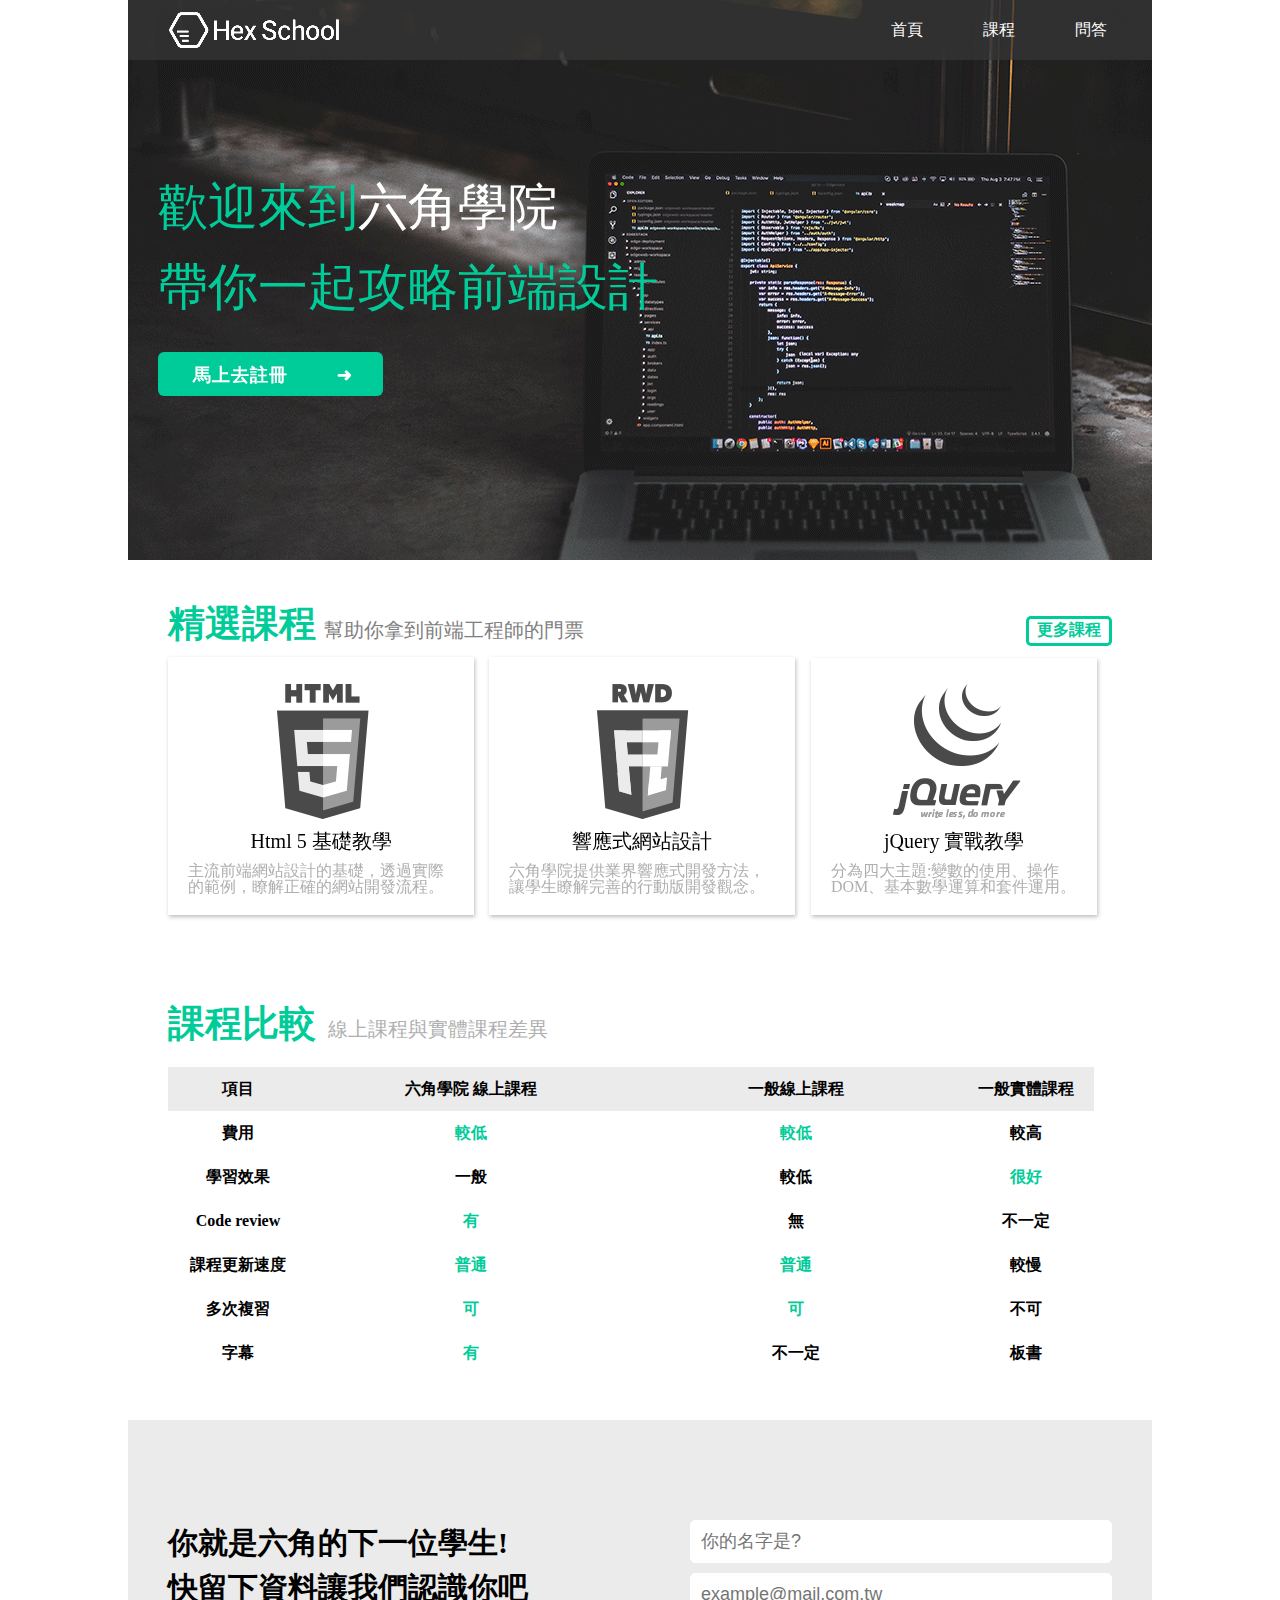
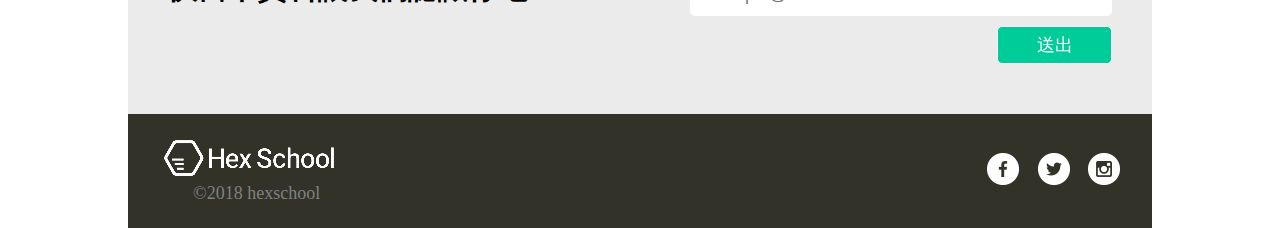
<file: index.html>
<!DOCTYPE html>
<html lang="en">

<head>
    <meta charset="UTF-8">
    <meta http-equiv="X-UA-Compatible" content="IE=edge">
    <meta name="viewport" content="width=device-width, initial-scale=1.0">
    <link rel="shortcut icon" href="favicon.ico">
    <meta name='description' content='網站描述文字' />

    <meta property="og:title" content="FB的標題" />
    <meta property="og:description" content="FB的描述">
    <meta property="og:type" content="website" />
    <meta property="og:url" content="FB上的網址" />
    <meta property="og:image" content="FB的圖片" />
    <link rel="stylesheet" href="all.css">
    <title>多頁式網站</title>
</head>

<body>
    <div class="wrap">
        <div class="header">
            <div class="nav">
                <h1><a href="#">hex school</a></h1>
                <div class="nav-menu">
                    <ul>
                        <li><a href="index.html">首頁</a></li>
                        <li><a href="course.html">課程</a></li>
                        <li><a href="qa.html">問答</a></li>
                    </ul>
                </div>
            </div>

            <div class="banner">

                <h2>歡迎來到<span>六角學院</span></h2>
                <h2>帶你一起攻略前端設計</h2>
                <a href="#data" class=" hvr-wobble-vertical">
                    <buttom>馬上去註冊 <div class="banner-text">➜</div>
                    </buttom>
                </a>

            </div>

        </div>
        <div class="content-index">

            <div class="course">
                <div class="main-top">
                    <div class="main-text">
                        <h2>精選課程</h2>
                        <h3>幫助你拿到前端工程師的門票</h3>
                    </div>

                    <a href="#">更多課程</a>
                </div>
                <ul class="item">
                    <li class=" hvr-wobble-vertical"><img src="/img/html5.png" alt="html5">
                        <h2>Html 5 基礎教學</h2>
                        <p>主流前端網站設計的基礎，透過實際的範例，瞭解正確的網站開發流程。</p>
                    </li>

                    <li class=" hvr-wobble-vertical"><img src="/img/rwd.png" alt="rwd">
                        <h2>響應式網站設計</h2>
                        <p>六角學院提供業界響應式開發方法，讓學生瞭解完善的行動版開發觀念。</p>
                    </li>
                    <li class=" hvr-wobble-vertical"><img src="/img/jQuery.png" alt="jQuery">
                        <h2>jQuery 實戰教學</h2>
                        <p>分為四大主題:變數的使用、操作DOM、基本數學運算和套件運用。</p>
                    </li>
                </ul>
            </div>
            <div class="compare">
                <h2>課程比較</h2>
                <h3>線上課程與實體課程差異</h3>
                <table class="compare-table">
                    <tr>
                        <th class="compare-text">項目</th>
                        <th class="compare-th compare-w">六角學院 線上課程</th>
                        <th class="compare-th compare-w">一般線上課程</th>
                        <th class="compare-th ">一般實體課程</th>
                    </tr>
                    <tr>
                        <td class="compare-text">費用</td>
                        <td class="compare-color">較低</td>
                        <td class="compare-color">較低</td>
                        <td>較高</td>
                    </tr>
                    <tr>
                        <td class="compare-text">學習效果</td>
                        <td>一般</td>
                        <td>較低</td>
                        <td class="compare-color">很好</td>
                    </tr>
                    <tr>
                        <td class="compare-text">Code review</td>
                        <td class="compare-color">有</td>
                        <td>無</td>
                        <td>不一定</td>
                    </tr>
                    <tr>
                        <td class="compare-text">課程更新速度</td>
                        <td class="compare-color">普通</td>
                        <td class="compare-color">普通</td>
                        <td>較慢</td>
                    </tr>
                    <tr>
                        <td class="compare-text">多次複習</td>
                        <td class="compare-color">可</td>
                        <td class="compare-color">可</td>
                        <td>不可</td>
                    </tr>
                    <tr>
                        <td class="compare-text">字幕</td>
                        <td class="compare-color">有</td>
                        <td>不一定</td>
                        <td>板書</td>
                    </tr>
                </table>
            </div>
            <div class="message">
                <h2>你就是六角的下一位學生!<br>
                    快留下資料讓我們認識你吧
                </h2>

                <form id="data" action="index.html">
                    <input type="text" name="name" placeholder="你的名字是?">
                    <input type="text" name="mail" placeholder="example@mail.com.tw">
                    <input type="submit" value="送出" class="hvr-wobble-vertical">
                </form>


            </div>
        </div>
        <div class="footer">
            <div class="logo"> <img src="/img/logo.png" alt="logo">
                <h2>©2018 hexschool</h2>
            </div>

            <ul class="footer-menu">
                <li><a href="#" title="fb" class="hvr-wobble-vertical "><img src="/img/fb.png" alt="fb"></a></li>
                <li><a href="#" title="twitter" class="hvr-wobble-vertical "><img src="/img/tw.png" alt="twitter"></a>
                </li>
                <li><a href="#" title="ig" class="hvr-wobble-vertical "><img src="/img/ig.png" alt="ig"></a></li>
            </ul>
        </div>
    </div>

</body>

</html>
</file>
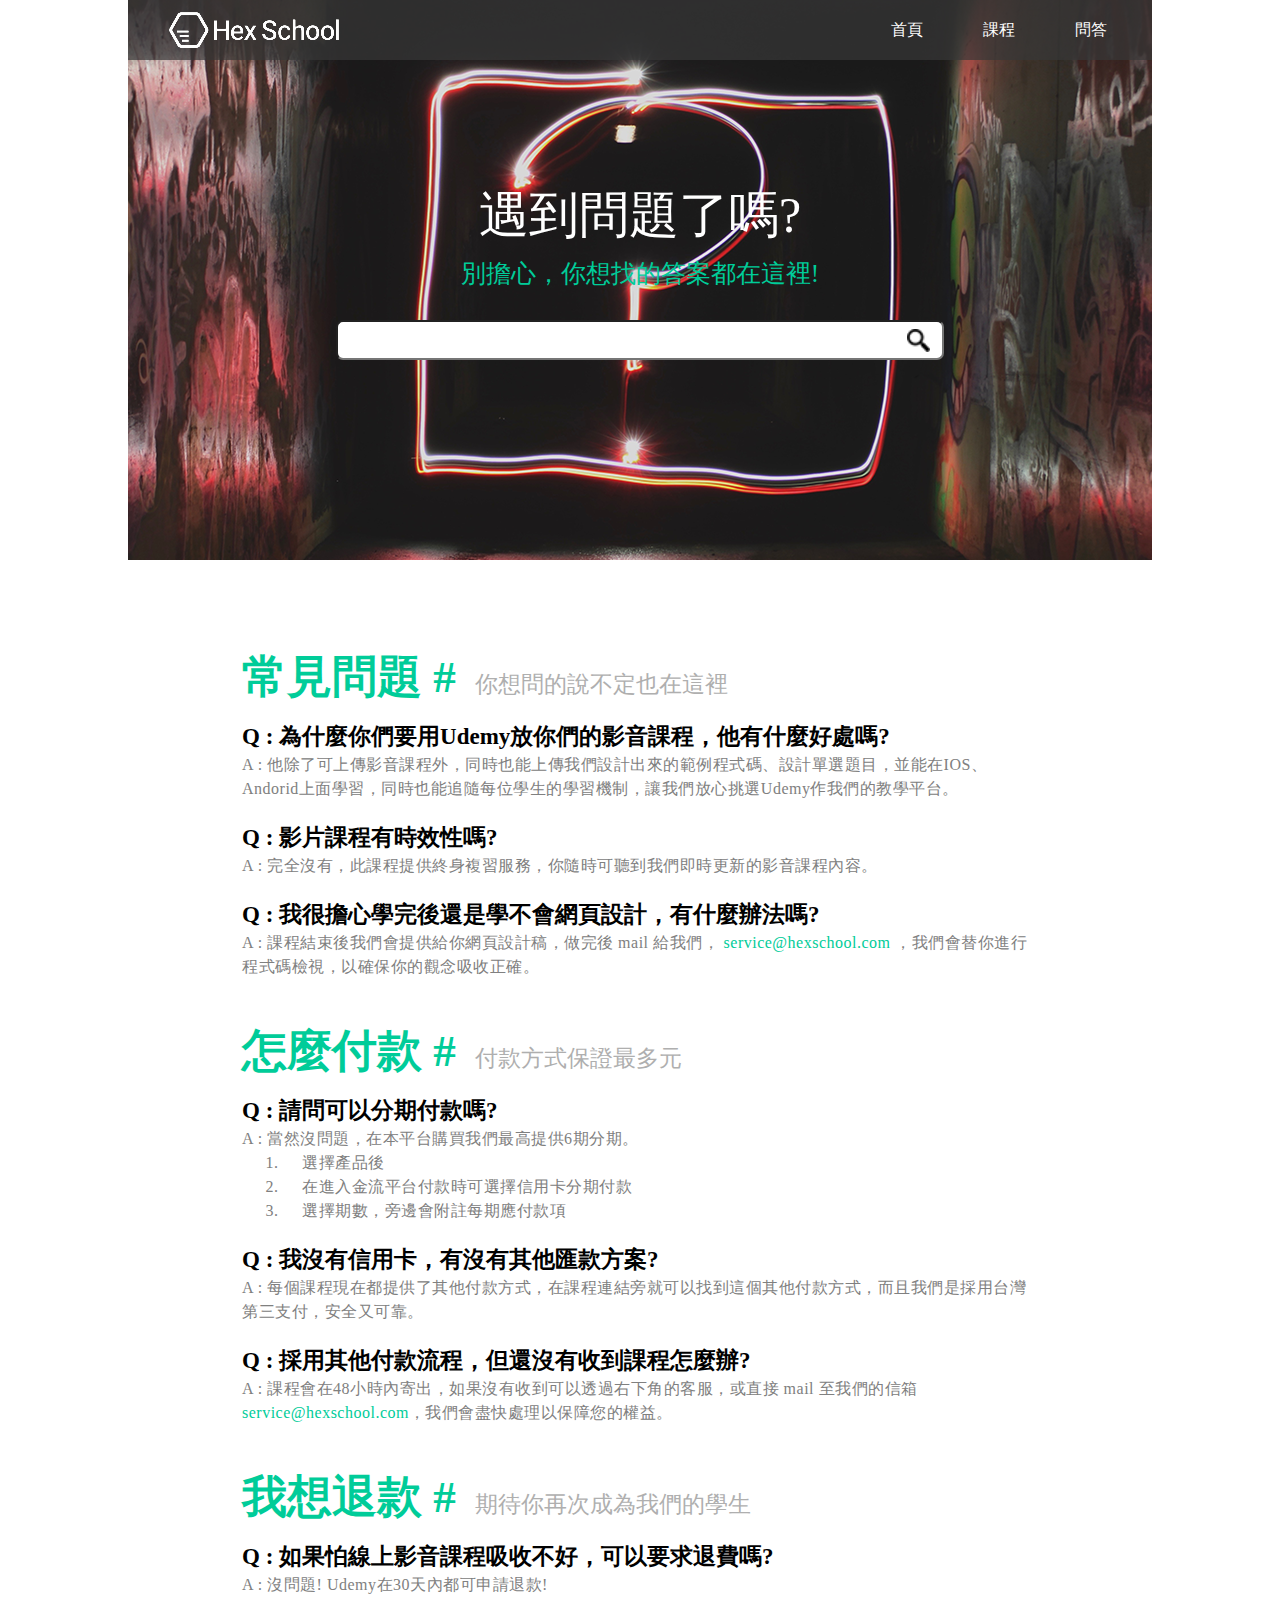
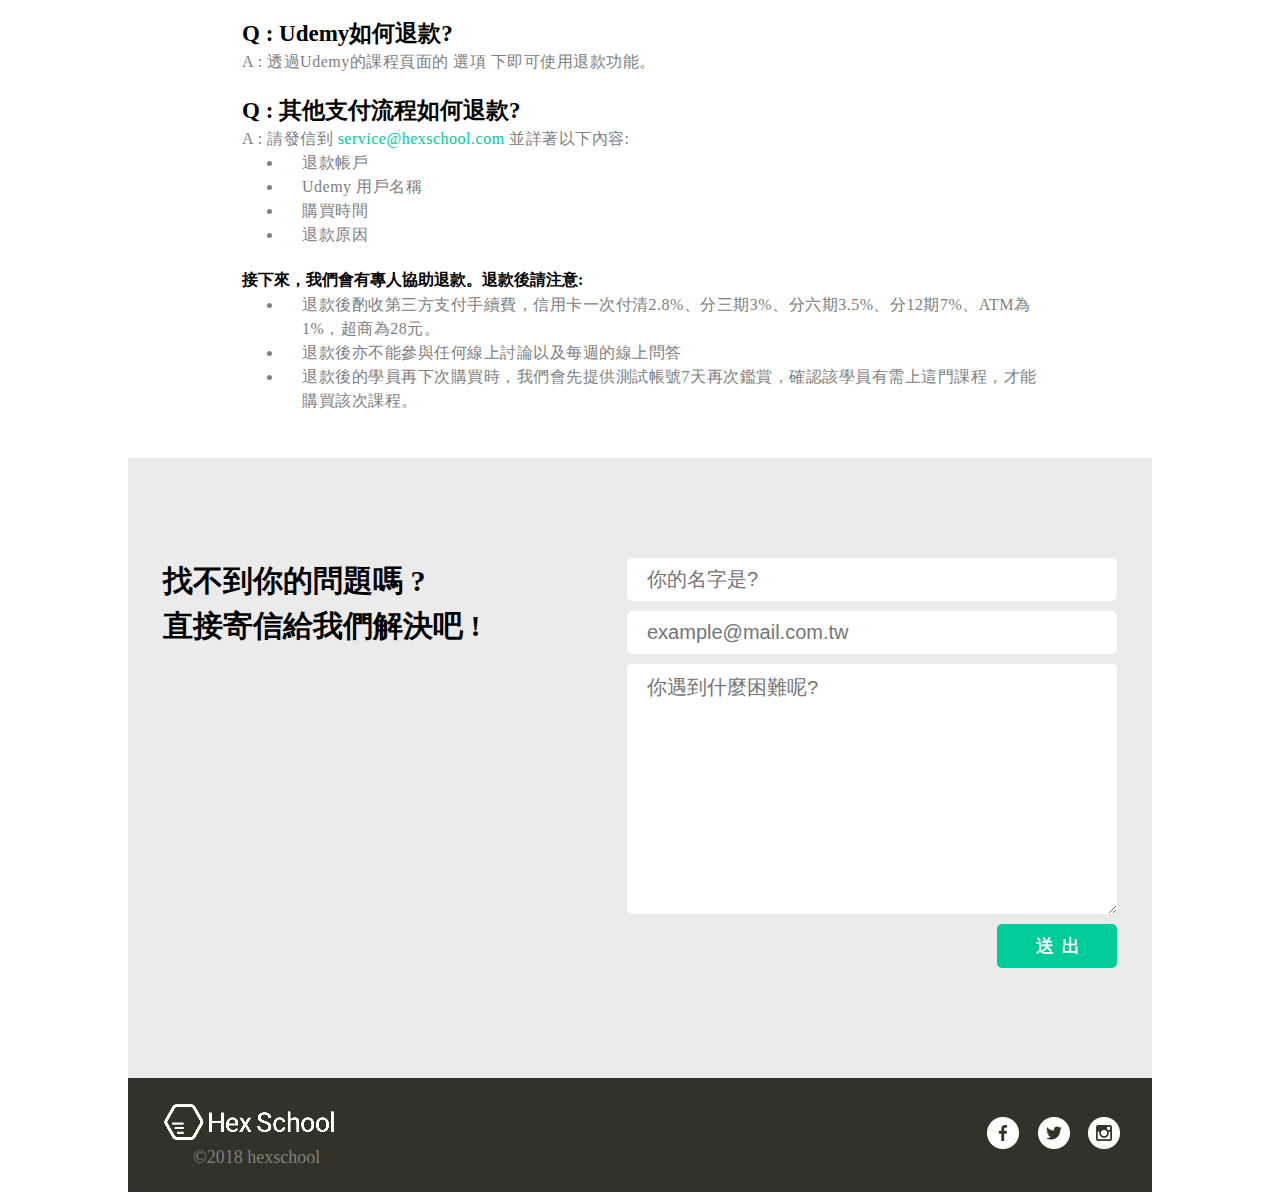
<file: qa.html>
<!DOCTYPE html>
<html lang="en">

<head>
    <meta charset="UTF-8">
    <meta http-equiv="X-UA-Compatible" content="IE=edge">
    <meta name="viewport" content="width=device-width, initial-scale=1.0">
    <link rel="shortcut icon" href="favicon.ico">
    <meta name='description' content='網站描述文字' />

    <meta property="og:title" content="FB的標題" />
    <meta property="og:description" content="FB的描述">
    <meta property="og:type" content="website" />
    <meta property="og:url" content="FB上的網址" />
    <meta property="og:image" content="FB的圖片" />
    <link rel="stylesheet" href="all.css">
    <title>多頁式網站</title>
</head>

<body>
    <div class="wrap">
        <div class="header qa">
            <div class="nav">
                <h1><a href="#">hex school</a></h1>
                <div class="nav-menu">
                    <ul>
                        <li><a href="index.html">首頁</a></li>
                        <li><a href="course.html">課程</a></li>
                        <li><a href="qa.html">問答</a></li>
                    </ul>
                </div>
            </div>
            <div class="main">
                <h2>遇到問題了嗎?<br><span>別擔心，你想找的答案都在這裡!</span></h2>
                <form action="qa.html">
                    <input type="text" name="qa">
                </form>
            </div>

        </div>
        <div class="content-qa">
            <div class="qa-text">
                <h2>常見問題 #</h2>
                <h3>你想問的說不定也在這裡</h3>
            </div>

            <h4>Q : 為什麼你們要用Udemy放你們的影音課程，他有什麼好處嗎?</h4>
            <p>A : 他除了可上傳影音課程外，同時也能上傳我們設計出來的範例程式碼、設計單選題目，並能在IOS、Andorid上面學習，同時也能追隨每位學生的學習機制，讓我們放心挑選Udemy作我們的教學平台。</p>
            <h4>Q : 影片課程有時效性嗎?</h4>
            <p>A : 完全沒有，此課程提供終身複習服務，你隨時可聽到我們即時更新的影音課程內容。</p>
            <h4>Q : 我很擔心學完後還是學不會網頁設計，有什麼辦法嗎?</h4>
            <p>A : 課程結束後我們會提供給你網頁設計稿，做完後 mail 給我們， <a href="mailto:service@hexschool.com">service@hexschool.com</a>
                ，我們會替你進行程式碼檢視，以確保你的觀念吸收正確。
            </p>
            <div class="qa-text">
                <h2>怎麼付款 #</h2>
                <h3>付款方式保證最多元</h3>
            </div>

            <h4>Q : 請問可以分期付款嗎?</h4>
            <p class="qa-menu">A : 當然沒問題，在本平台購買我們最高提供6期分期。
            <ol>
                <li>選擇產品後</li>
                <li>在進入金流平台付款時可選擇信用卡分期付款</li>
                <li>選擇期數，旁邊會附註每期應付款項</li>
            </ol>
            </p>

            <h4>Q : 我沒有信用卡，有沒有其他匯款方案?</h4>
            <p>A : 每個課程現在都提供了其他付款方式，在課程連結旁就可以找到這個其他付款方式，而且我們是採用台灣第三支付，安全又可靠。</p>
            <h4>Q : 採用其他付款流程，但還沒有收到課程怎麼辦?</h4>
            <p>A : 課程會在48小時內寄出，如果沒有收到可以透過右下角的客服，或直接 mail 至我們的信箱 <a href="">service@hexschool.com</a>，我們會盡快處理以保障您的權益。</p>
            <div class="qa-text">
                <h2>我想退款 #</h2>
                <h3>期待你再次成為我們的學生</h3>
            </div>

            <h4>Q : 如果怕線上影音課程吸收不好，可以要求退費嗎?</h4>
            <p>A : 沒問題! Udemy在30天內都可申請退款!</p>
            <h4>Q : Udemy如何退款?</h4>
            <p>A : 透過Udemy的課程頁面的 選項 下即可使用退款功能。</p>
            <h4>Q : 其他支付流程如何退款?</h4>
            <p class="qa-menu">A : 請發信到 <a href="mailto:service@hexschool.com">service@hexschool.com</a> 並詳著以下內容:
            <ul>
                <li>退款帳戶</li>
                <li>Udemy 用戶名稱</li>
                <li>購買時間</li>
                <li>退款原因</li>
            </ul>
            </p>

            <h5>接下來，我們會有專人協助退款。退款後請注意:</h5>
            <ul>
                <li>退款後酌收第三方支付手續費，信用卡一次付清2.8%、分三期3%、分六期3.5%、分12期7%、ATM為1%，超商為28元。</li>
                <li>退款後亦不能參與任何線上討論以及每週的線上問答</li>
                <li>退款後的學員再下次購買時，我們會先提供測試帳號7天再次鑑賞，確認該學員有需上這門課程，才能購買該次課程。</li>
            </ul>
        </div>
        <div class="message-qa">
            <h2>找不到你的問題嗎 ?<br>直接寄信給我們解決吧 !</h2>
            <form action="qa.html">
                <input type="text" placeholder="你的名字是?" name="name">
                <input type="text" placeholder="example@mail.com.tw" name="mail">
                <textarea name="question" id="" cols="30" rows="10" placeholder="你遇到什麼困難呢?"></textarea>
                <input class=" hvr-wobble-vertical" type="submit" nmae="submit" value="送出">
            </form>
        </div>
        <div class="footer">
            <div class="logo"> <img src="/img/logo.png" alt="logo">
                <h2>©2018 hexschool</h2>
            </div>

            <ul class="footer-menu">
                <li><a href="#" title="fb" class="hvr-wobble-vertical "><img src="/img/fb.png" alt="fb"></a></li>
                <li><a href="#" title="twitter" class="hvr-wobble-vertical "><img src="/img/tw.png" alt="twitter"></a>
                </li>
                <li><a href="#" title="ig" class="hvr-wobble-vertical "><img src="/img/ig.png" alt="ig"></a></li>
            </ul>
        </div>
    </div>

</body>

</html>
</file>
<file: all.css>
/* http://meyerweb.com/eric/tools/css/reset/ 
   v2.0 | 20110126
   License: none (public domain)
*/

html, body, div, span, applet, object, iframe,
h1, h2, h3, h4, h5, h6, p, blockquote, pre,
a, abbr, acronym, address, big, cite, code,
del, dfn, em, img, ins, kbd, q, s, samp,
small, strike, strong, sub, sup, tt, var,
b, u, i, center,
dl, dt, dd, ol, ul, li,
fieldset, form, label, legend,
table, caption, tbody, tfoot, thead, tr, th, td,
article, aside, canvas, details, embed, 
figure, figcaption, footer, header, hgroup, 
menu, nav, output, ruby, section, summary,
time, mark, audio, video {
	margin: 0;
	padding: 0;
	border: 0;
	font-size: 100%;
	font: inherit;
	vertical-align: baseline;
}
/* HTML5 display-role reset for older browsers */
article, aside, details, figcaption, figure, 
footer, header, hgroup, menu, nav, section {
	display: block;
}
body {
	line-height: 1;
}
ol, ul {
	list-style: none;
}
blockquote, q {
	quotes: none;
}
blockquote:before, blockquote:after,
q:before, q:after {
	content: '';
	content: none;
}
table {
	border-collapse: collapse;
	border-spacing: 0;
}
/* wrap */

.wrap{
    width: 1024px;
    margin: 0 auto;
   
}

/* header */
.header{
  background-image: url(../img/bg_index.png);
  height: 560px;
  
}
.header .nav{
  background-color:rgba(56, 56, 56,0.7);
    display: flex;
    color: #fff;
}
.header .nav .nav-menu ul{
    display: flex;
}

.header .nav{
   justify-content: space-between;
   align-items: center;
   padding:0px 35px;
}
.header .nav h1 a{
    background-image: url(../img/logo.png);
    width: 182px;
    height: 36px;
    display: block;
    text-indent: 101%;
    overflow: hidden;
white-space: nowrap;
margin: 12px 0px;
}

.header .nav-menu a{   
  display:block;
 padding: 20px 10px;
    margin-left: 40px;
    text-decoration: none;
    color: #fff;    
}
.header .nav-menu a:hover{   
color: #00cc99;
border-bottom: 4px solid #00cc99;
}
/* footer */

.footer{
    background: #323228;
    display: flex;
    justify-content: space-between;
    align-items: center;
    padding:26px 30px;
}
.footer .logo img{
    margin-bottom: 5px;
}
.footer .logo h2{
    color: gray;
    margin-left: 35px;
    font-size: 18px;
}
.footer .footer-menu{
    display: flex;
}
.footer .footer-menu li{
    margin-left: 16px;
}

/* footer-menu hover */
@-webkit-keyframes hvr-wobble-vertical {
    16.65% {
      -webkit-transform: translateY(8px);
      transform: translateY(8px);
    }
    33.3% {
      -webkit-transform: translateY(-6px);
      transform: translateY(-6px);
    }
    49.95% {
      -webkit-transform: translateY(4px);
      transform: translateY(4px);
    }
    66.6% {
      -webkit-transform: translateY(-2px);
      transform: translateY(-2px);
    }
    83.25% {
      -webkit-transform: translateY(1px);
      transform: translateY(1px);
    }
    100% {
      -webkit-transform: translateY(0);
      transform: translateY(0);
    }
  }
  @keyframes hvr-wobble-vertical {
    16.65% {
      -webkit-transform: translateY(8px);
      transform: translateY(8px);
    }
    33.3% {
      -webkit-transform: translateY(-6px);
      transform: translateY(-6px);
    }
    49.95% {
      -webkit-transform: translateY(4px);
      transform: translateY(4px);
    }
    66.6% {
      -webkit-transform: translateY(-2px);
      transform: translateY(-2px);
    }
    83.25% {
      -webkit-transform: translateY(1px);
      transform: translateY(1px);
    }
    100% {
      -webkit-transform: translateY(0);
      transform: translateY(0);
    }
  }
  .hvr-wobble-vertical {
    display: inline-block;
    vertical-align: middle;
    -webkit-transform: perspective(1px) translateZ(0);
    transform: perspective(1px) translateZ(0);
    box-shadow: 0 0 1px rgba(0, 0, 0, 0);
  }
  .hvr-wobble-vertical:hover, .hvr-wobble-vertical:focus, .hvr-wobble-vertical:active {
    -webkit-animation-name: hvr-wobble-vertical;
    animation-name: hvr-wobble-vertical;
    -webkit-animation-duration: 1s;
    animation-duration: 1s;
    -webkit-animation-timing-function: ease-in-out;
    animation-timing-function: ease-in-out;
    -webkit-animation-iteration-count: 1;
    animation-iteration-count: 1;
  }


/* header banner */

.header .banner{  
  padding: 122px 30px 100px 30px;
 
}
.header .banner h2{
  color:#00cc99;
  font-size: 50px;
  margin-bottom: 30px;
}
.header .banner span{
  color:#fff;
}


.header .banner a{
display: inline-block;
  width: 170px;
 background: #00cc99;
  color: #fff;
  border-radius: 6px ;
  text-decoration: none;
  margin-top: 10px;
  padding: 14px 20px 12px 35px;
  font-size: 18px;
  letter-spacing: 1px;
 font-weight: bold;
}
.header .banner .banner-text{
  margin-left: 43px; 
  display: inline;
}


/* content-index  */

.content-index .course,.compare{
    padding: 45px 40px;
}
.content-index .course .main-top{
    display: flex;
    justify-content: space-between;
    align-items: center;
}

.content-index .course .main-top h2,.compare h2{
    color: #00cc99;
    font-weight: bold;  
    font-size: 37px;
}
.content-index .course .main-top h3{
    color: gray;
    font-size: 20px;
    margin-top: 15px;
    margin-left: 8px;
 }
 .content-index .course .main-top .main-text{
    display: flex;
    margin-bottom: 15px;    
}
.content-index .course .main-top a{
    display: block;
    font-weight: bold;
    height: 18px;
    padding: 3px 8px;
    border-radius: 5px;
    text-decoration: none;
    color: #00cc99;
    border:3px solid #00cc99 ;
}
.content-index .course .main-top a:hover{
    background: #00cc99;
    color: #fff;
}
.content-index .course .item{
    display: flex;
    justify-content: space-evenly;
    align-items: center;
}
.content-index .course .item li{
    display: flex;
    flex-direction: column;
    align-items: center;
    padding:20px 20px;
    box-shadow: 1px 2px 4px #c3bdbd;
    margin-right: 15px;
}
.content-index .course .item li img,.course .item li h2{
    margin-bottom: 12px;
    font-size: 20px;
}
.content-index .course .item li p,.compare h3{
    color:#afafaf;
}
.content-index .course .item li p,.course .item li h2{
    font-family:Verdana ;
}





.content-index .compare h3,.compare h2{
    display: inline;
}

.content-index .compare .compare-table{
    text-align: center;
    margin-top: 25px;
    font-weight: bold;
}
.content-index .compare-table  th,td{
    padding: 14px 20px;
}

.content-index .compare-table th{
margin-right: 10px;
}
.content-index .compare h3{
  margin-left: 8px;
  font-size: 20px;
}
.content-index .compare-table th{  
  background: #ebebeb;
}
.content-index .compare-table .compare-text{
  width: 100px;
}

.content-index .compare-table .compare-color{
  color:#00cc99;
}
.content-index .compare-table .compare-w{
  width: 285px;
}

/* message */

.content-index .message{
  display: flex;
  justify-content: space-between;
  padding: 100px 40px 40px 40px;
  background: #ebebeb;
}
.content-index .message h2{
  font-size: 30px;
  font-weight: bold;
  line-height: 1.5 ;
}
.content-index .message #data{
  display: flex;
  flex-direction: column;
}
.content-index .message #data input{
  display:block;
  width: 400px;
  font-size: 18px;
  padding:  10px;
  margin-bottom:10px;
  border: 1px solid #fff;
  border-radius: 5px;
}
.content-index .message #data input[type="submit"]{
 width:115px;
 padding: 6px 0px;
 align-self:flex-end;
 background: #00cc99;
 color:#fff;
 cursor: pointer;
}


/*header course-nav */
.course-nav{
  background-image: url(../img/bg_course.png);

}
.course-nav .banner{
  position: relative;
  padding: 146px 35px 100px 46px;
}

.course-nav .banner h2{
font-size: 40px;
color:#fff;
letter-spacing: 4px;
}

.course-nav .banner span{
font-size: 23px;
color: #00cc99;
letter-spacing: normal;
}
.course-nav .banner .logo{
  position:absolute;
  top:47px;
  right:55px;
}


/*  .content-course */
.content-course {
  padding: 50px 160px 50px 210px;
}
.content-course .teacher{
  display: flex; 
  align-items: center;
}
.content-course .teacher h2{
  font-size:34px;
  color: #00cc99;
 line-height: 1.5;
 font-weight: bold;
 margin-right: 60px;
 margin-left: 30px;
}
.content-course .teacher span{
 color:#000;
}
.content-course .teacher ul{
  margin-top: 20px;
}
.content-course .teacher li{
  list-style-type:disc;
  color:#afafaf;
  margin-bottom: 5px;
 padding-left: 20px;
 font-weight: bold;
}

.content-course .compare {
  padding: 60px 0px;
}

.content-course .compare span{
  color:#afafaf;
  font-size: 20px;
}
.content-course .compare ol{
 list-style-type:decimal;
 margin-top:20px;
 margin-left: 20px;
 font-weight: bold;
 line-height: 1.3;
}

.content-course .compare ol li{
margin-bottom: 5px;
color: #404032;
padding: 1px 15px;
}

.content-course .learn h2{
  color: #00cc99;
  font-size: 34px;
  font-weight: bold;
  margin-bottom: 20px;
}
.content-course .learn span{
  color: #afafaf;
  font-size: 20px;
}
.content-course .learn .learn-head{
  background: #ebebeb; 
  font-weight: bold;
}
.content-course .learn .learn-text{
color:#afafaf;
font-weight: bold;
}
.content-course .learn .learn-head,.learn .learn-text{
  padding: 14px 0px 14px 30px;
}


.joinus{
  background: #ebebeb;
  display: flex;
  align-items: center;
  justify-content: space-around;
  padding: 140px 115px 140px 178px;
}
.joinus h2{
  font-size:35px;
  line-height: 1.5;
  font-weight: bold;
}
.joinus a{
  display: inline-block;
  width: 170px;
 background: #00cc99;
  color: #fff;
  border-radius: 6px ;
  text-decoration: none;
  padding: 17px 13px 17px 30px;
  font-size: 18px;
  letter-spacing: 1px; 
 font-weight: bold;
 margin-top: 45px;
}
.joinus div{
  display: inline-block;
  margin-left: 25px;
}


/* header qa */
.qa{
  background-image: url(../img/bg_QA.png);
}
.qa .main{
  display: flex;
  flex-direction: column;
  align-items: center;
  padding:130px 180px; 
}

.qa .main h2{
  font-size: 50px;
  color: #fff;
text-align: center;
margin-bottom: 30px;
}
.qa .main h2 span{
  color:#00cc99;
font-size:25px;
}
.qa .main input[type="text"]{
  background: url(../img/search.png)  no-repeat 98%  #fff ;   
  background-size:23px 23px;
  width: 600px;   
border-radius:7px;
font-size: 30px;
}

/* content-qa */
.content-qa{
  padding: 45px 114px;
}
.content-qa .qa-text{
  margin:50px 0px 25px 0px ;
}
.content-qa h2,.content-qa h3{
  display: inline;
}
.content-qa h2{ 
  color: #00cc99;
  font-size: 45px;
  font-weight: bold;
  
}
.content-qa h3{  
  color: #afafaf; 
  margin-left:15px;
}
.content-qa h3,h4{
  font-size: 23px;
}
.content-qa h4{
  font-weight: bold;
  margin-bottom: 5px;
  
}
.content-qa p{
  color: gray;
  line-height: 1.5;
  letter-spacing:0.5px;
  margin: 5px 0px 25px 0px;
}
.content-qa .qa-menu{
 margin: 0px 0px;
}
.content-qa p a{
  text-decoration: none;
  color: #00cc99;
  
}
.content-qa ul,ol{
  color: gray;
  margin-left: 26px;
  padding-left: 15px;
}
.content-qa ul{
  list-style-type: disc;
}
.content-qa ol{
  list-style-type:decimal;
}
.content-qa h5{
  margin-bottom: 5px;
  font-weight: bold;
}
.content-qa ul li,ol li{ 
  padding-left: 19px;;
  letter-spacing: 0.5px;
  line-height: 1.5;
}

/* message-qa */
.message-qa{
  background:#ebebeb;
  display: flex;
  justify-content: space-between; 
  padding: 100px 35px;
}
.message-qa h2{
  font-size: 30px;
  line-height: 1.5;
  font-weight: bold;
}
.message-qa form{
  display: flex;
  flex-direction: column;
}
.message-qa input[type="submit"]{
  width: 120px;
  align-self: flex-end;  
  background:#00cc99;
  color: #fff;
  padding: 10px 0px 10px 10px;
  letter-spacing: 8px;
  font-size: 18px;
  font-weight: bold;
  cursor:pointer
}
.message-qa form input,textarea{
 margin-bottom: 10px ;
 padding: 10px 20px;
 width: 450px;
 font-size: 20px;
 border-radius: 5px;
 border: 0px #fff solid; 
}
</file>
